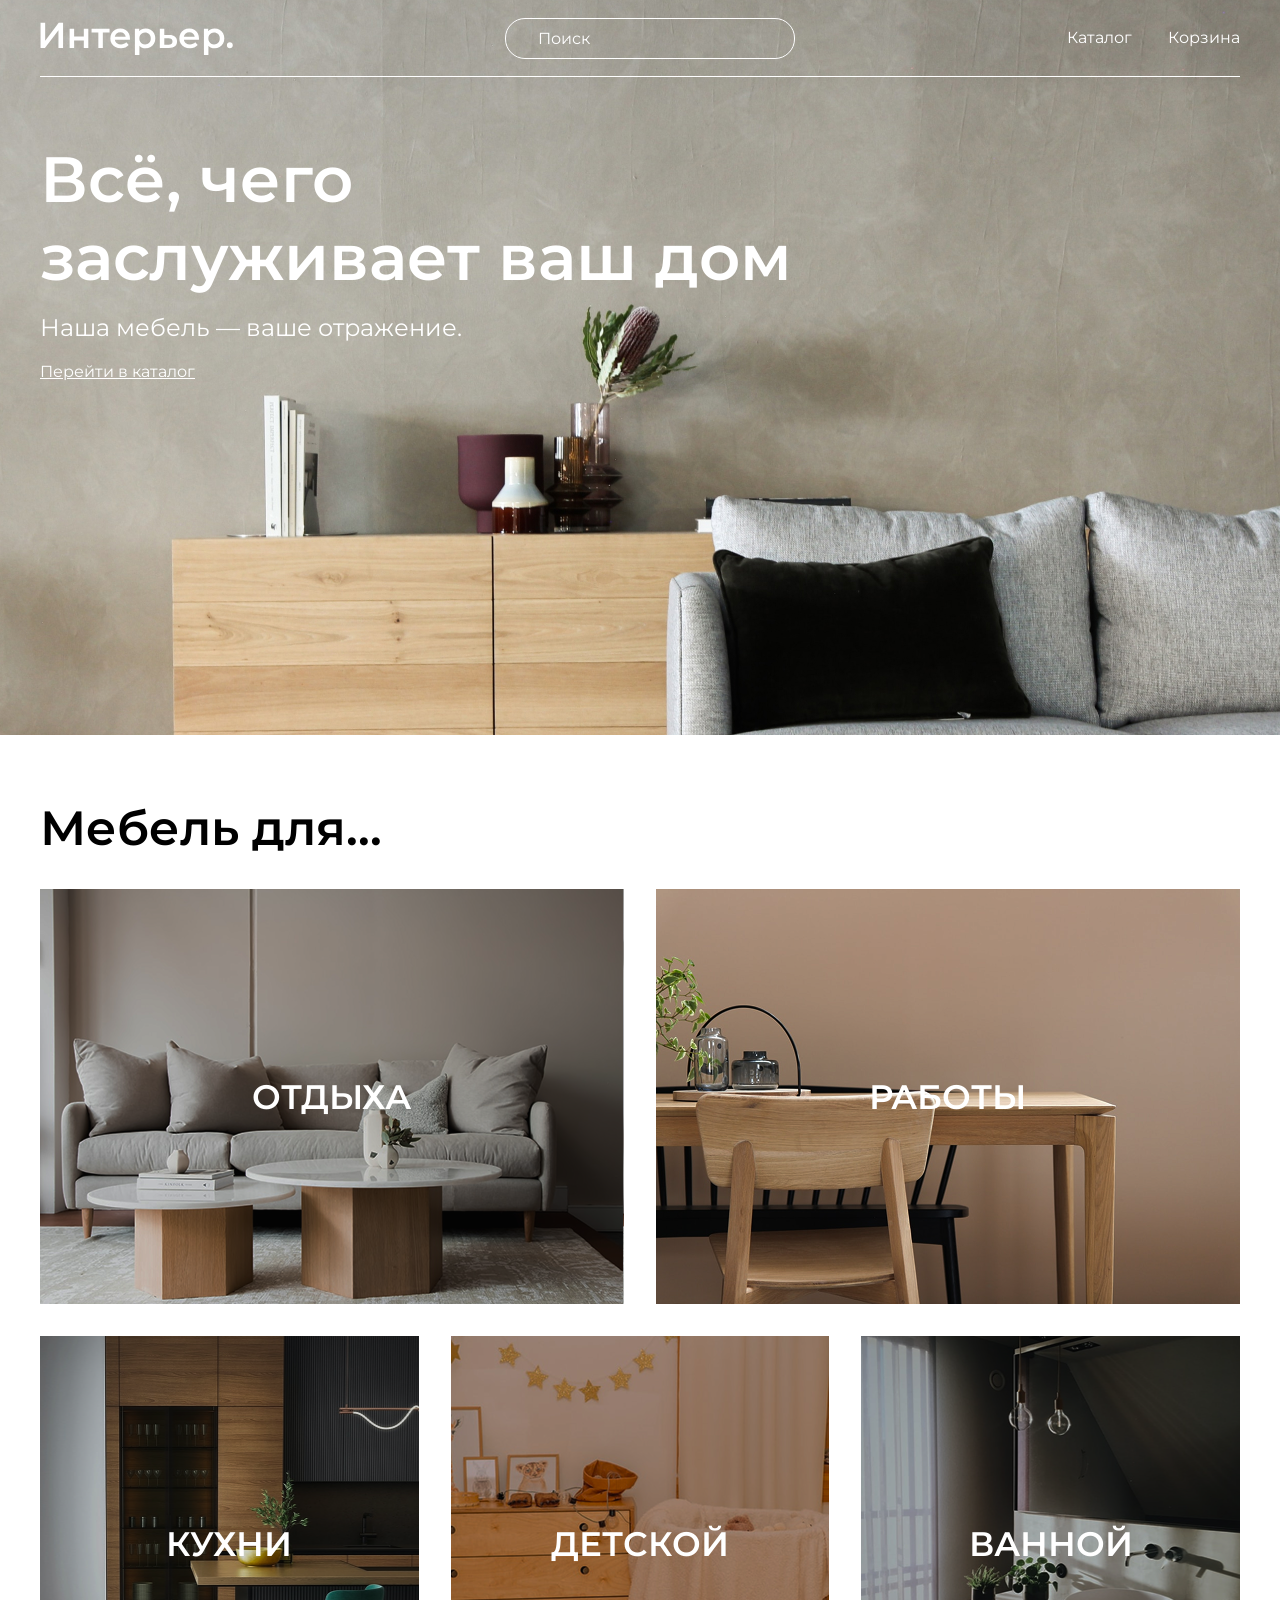
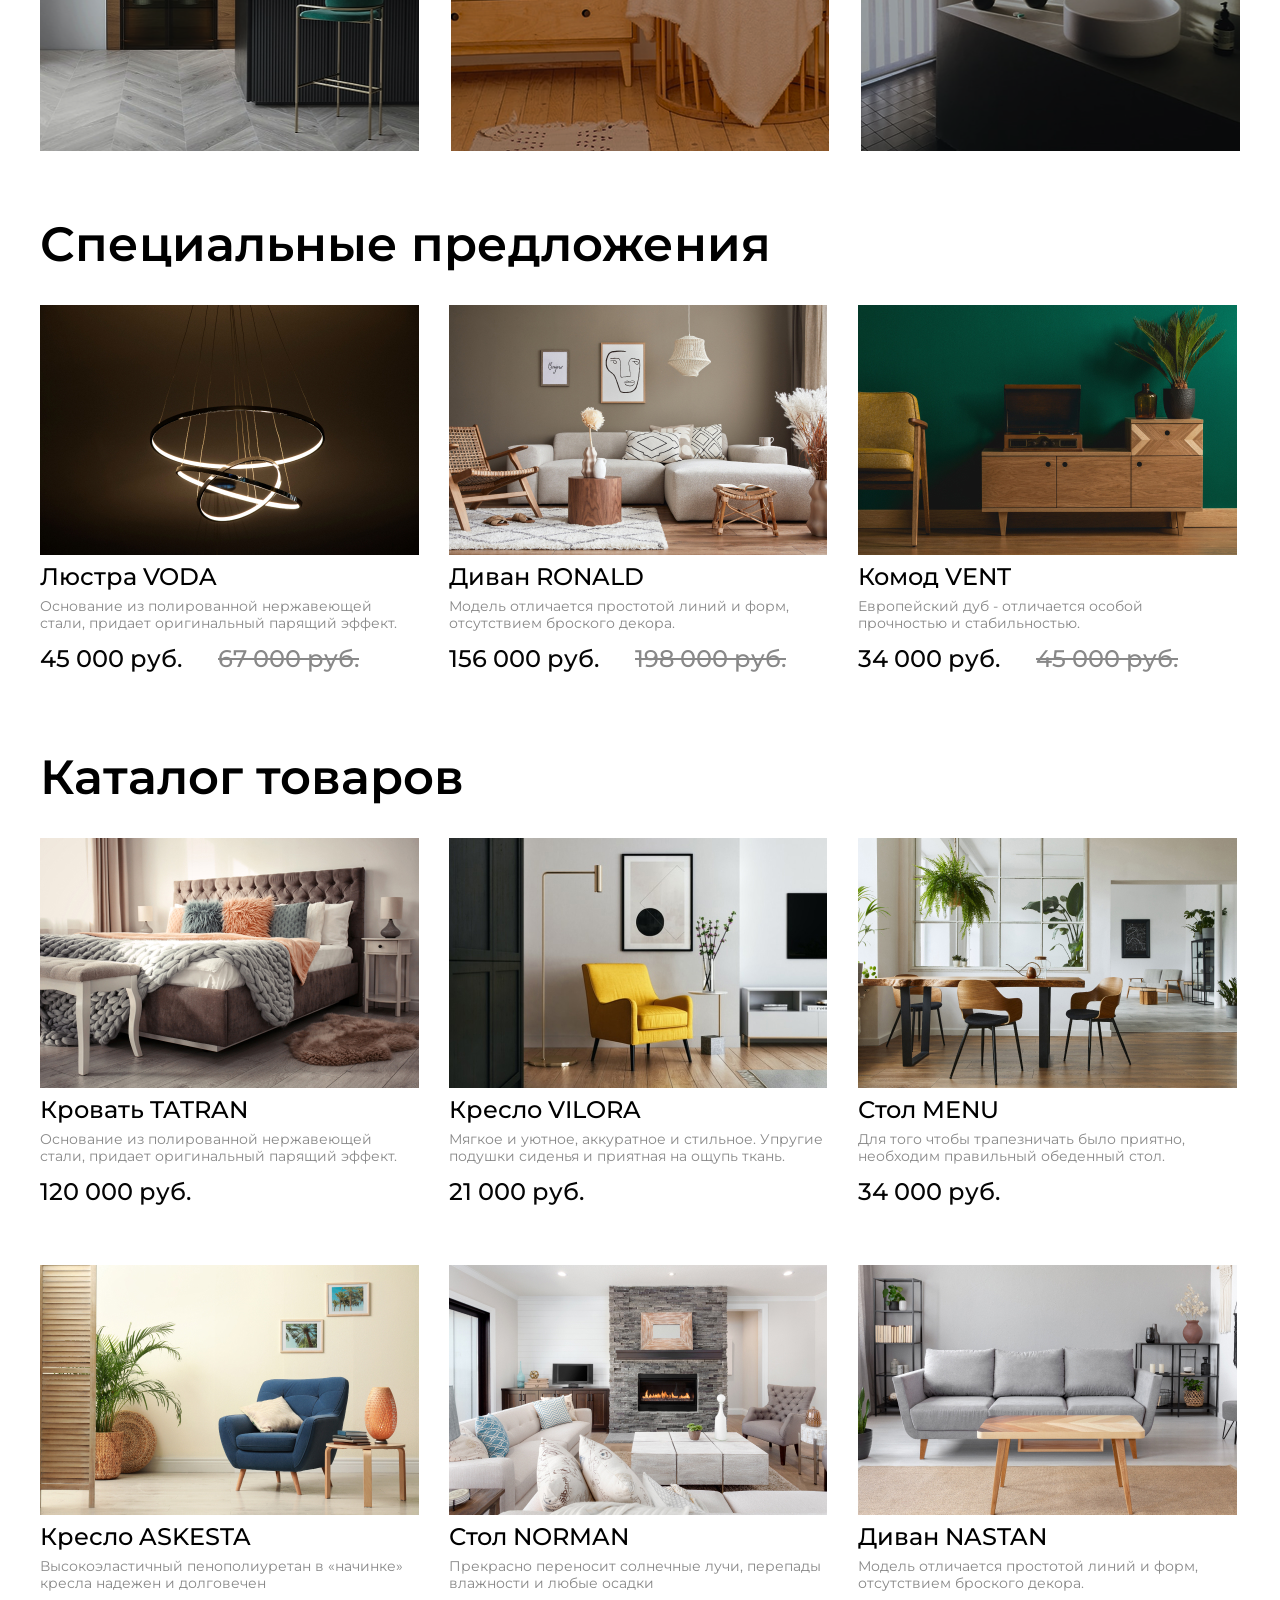
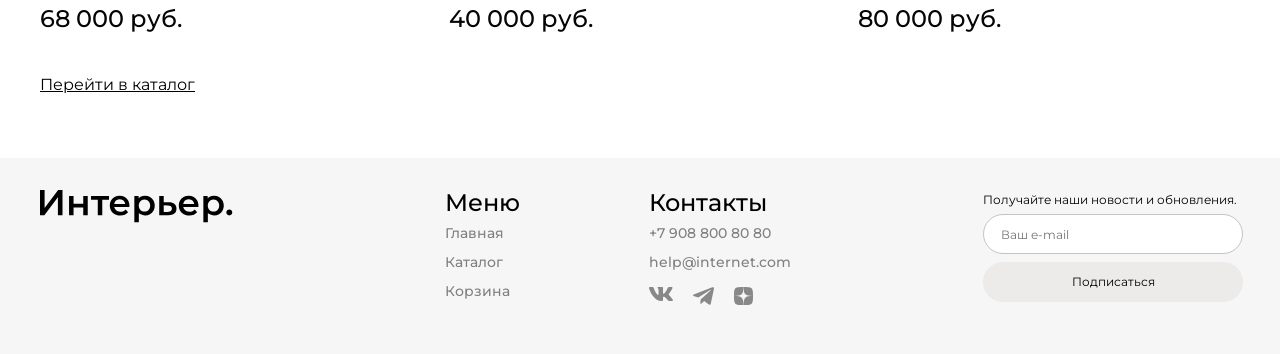
<file: index.html>
<!DOCTYPE html>
<html lang="en">

<head>
    <meta charset="UTF-8">
    <meta name="viewport" content="width=device-width, initial-scale=1.0">
    <link rel="preconnect" href="https://fonts.googleapis.com">
    <link rel="preconnect" href="https://fonts.gstatic.com" crossorigin>
    <link href="https://fonts.googleapis.com/css2?family=Montserrat:ital,wght@0,100..900;1,100..900&display=swap" rel="stylesheet">
    <title>Мой первый сайтик</title>
    <link rel="stylesheet" href="style.css">
</head>

<body>
    <section class="main1 center">
        <header class="header">
            <img class="header__logo" src="img/logo.svg" alt="Логотип">
            <input class="header__search" type="text" placeholder="Поиск">
            <nav class="header__nav">
                <a class="header__link catalog" href="catalog.html">Каталог</a>
                <a class="header__link" href="cart.html">Корзина</a>
            </nav>
            <div class="menu-mob">
                <a href="#"><img src="img/Group 202.svg" alt="search"></a>
                <a href="catalog.html"><img src="img/Group 201.svg" alt="catalog"></a>
                <a href="cart.html"><img src="img/Vector.svg" alt="cart"></a>
            </div>
        </header>
        <div class="top">
            <h1 class="top__title top__title_invisible">Всё, чего заслуживает&nbsp;ваш дом</h1>
            <h1 class="top__title top__title_mobile">Всё, чего заслуживает ваш дом</h1>
            <p class="top__subtitle">Наша мебель — ваше отражение.</p>
            <a class="top__link" href="catalog.html">Перейти в каталог</a>
        </div>
    </section>
    <section class="for center">
        <h2 class="for__title">Мебель для...</h2>
        <div class="for__content">
            <div class="for__item for__item_big otdih">ОТДЫХА</div>
            <div class="for__item for__item_big rabota">РАБОТЫ</div>
            <div class="for__item kyhni">КУХНИ</div>
            <div class="for__item detskoe">ДЕТСКОЙ</div>
            <div class="for__item vanna">ВАННОЙ</div>
        </div>
    </section>
    <section class="product-box center">
        <h2 class="product-box__title">Специальные предложения</h2>
        <div class="product-content">
            <div class="product">
                <img class="product__img" src="img/Rectangle 22.jpg" alt="Люстра VODA">
                <h3 class="product__name">Люстра VODA</h3>
                <p class="product__description">Основание из полированной нержавеющей стали, придает оригинальный парящий эффект.</p>
                <p class="product__box-price">45 000 руб.</p>
                <p class="product__box-price product__box-skidka">67 000 руб.</p>
            </div>
            <div class="product">
                <img class="product__img" src="img/Rectangle 23.jpg" alt="Диван RONALD">
                <h3 class="product__name">Диван RONALD</h3>
                <p class="product__description">Модель отличается простотой линий и форм, отсутствием броского декора.</p>
                <p class="product__box-price">156 000 руб.</p>
                <p class="product__box-price product__box-skidka">198 000 руб.</p>
            </div>
            <div class="product">
                <img class="product__img" src="img/Rectangle 24.jpg" alt="Комод VENT">
                <h3 class="product__name">Комод VENT</h3>
                <p class="product__description">Европейский дуб - отличается особой прочностью и стабильностью.</p>
                <p class="product__box-price">34 000 руб.</p>
                <p class="product__box-price product__box-skidka">45 000 руб.</p>
            </div>
        </div>
    </section>
    <section class="product-box center">
        <h2 class="product-box__title">Каталог товаров</h2>
        <div class="product-content">
            <div class="product">
                <img class="product__img" src="img/Rectangle 22 (2).jpg" alt="Кровать TATRAN">
                <h3 class="product__name">Кровать TATRAN</h3>
                <p class="product__description">Основание из полированной нержавеющей стали, придает оригинальный парящий эффект.</p>
                <p class="product__box-price">120 000 руб.</p>
            </div>
            <div class="product">
                <img class="product__img" src="img/product1.jpg" alt="Кресло VILORA">
                <h3 class="product__name">Кресло VILORA</h3>
                <p class="product__description">Мягкое и уютное, аккуратное и стильное. Упругие подушки сиденья и приятная на ощупь ткань.</p>
                <p class="product__box-price">21 000 руб.</p>
            </div>
            <div class="product">
                <img class="product__img" src="img/Rectangle 24 (3).jpg" alt="Стол MENU">
                <h3 class="product__name">Стол MENU</h3>
                <p class="product__description">Для того чтобы трапезничать было приятно, необходим правильный обеденный стол.</p>
                <p class="product__box-price">34 000 руб.</p>
            </div>
            <div class="product">
                <img class="product__img" src="img/Rectangle 22 (1).jpg" alt="Кресло ASKESTA">
                <h3 class="product__name">Кресло ASKESTA</h3>
                <p class="product__description">Высокоэластичный пенополиуретан в «начинке» кресла надежен и долговечен</p>
                <p class="product__box-price">68 000 руб.</p>
            </div>
            <div class="product">
                <img class="product__img" src="img/Rectangle 23 (1).jpg" alt="Стол NORMAN">
                <h3 class="product__name">Стол NORMAN</h3>
                <p class="product__description">Прекрасно переносит солнечные лучи, перепады влажности и любые осадки</p>
                <p class="product__box-price">40 000 руб.</p>
            </div>
            <div class="product">
                <img class="product__img" src="img/Rectangle 24 (2).jpg" alt="Диван NASTAN">
                <h3 class="product__name">Диван NASTAN</h3>
                <p class="product__description">Модель отличается простотой линий и форм, отсутствием броского декора. </p>
                <p class="product__box-price">80 000 руб.</p>
            </div>
        </div>
    </section>
    <div class="link-box_div center"><a class="link-box" href="catalog.html">Перейти в каталог</a></div>
    <footer class="footer center">
        <img class="footer__logo" src="img/Интерьер..svg" alt="Интерьер.">
        <div class="footer__content">
            <div class="footer__info">
                <div class="footer-item">
                    <h4 class="footer-item__title">Меню</h4>
                    <nav class="footer-item__nav">
                        <ul class="footer-item__ul">
                            <li><a class="footer-item__link" href="index.html">Главная</a></li>
                            <li><a class="footer-item__link" href="catalog.html">Каталог</a></li>
                            <li><a class="footer-item__link" href="cart.html">Корзина</a></li>
                        </ul>   
                    </nav>
                </div>
                <div class="footer-item">
                    <h4 class="footer-item__title">Контакты</h4>
                    <a class="footer-item__link" href="tel:+79088008080">+7 908 800 80 80</a>
                    <a class="footer-item__link" href="mailto:help@internet.com">help@internet.com</a>
                    <nav class="footer-item__icons">
                        <a class="footer-item__link social_media" href="img/vk.svg"><img src="img/vk.svg" alt="VK"></a>
                        <a class="footer-item__link social_media" href="img/telegram.svg"><img src="img/telegram.svg" alt="telegram"></a>
                        <a class="footer-item__link social_media" href="img/dzen.svg"><img src="img/dzen.svg" alt="dzen"></a>
                    </nav>
                </div>
            </div>
        </div>
        <form class="footer-form" action="#">
            <p class="footer-form__title">Получайте наши новости и обновления.</p>
            <input class="footer-form__input" type="email" placeholder="Ваш e-mail">
            <button class="footer-form__button">Подписаться</button>
        </form>
    </footer>
</body>

</html>
</file>
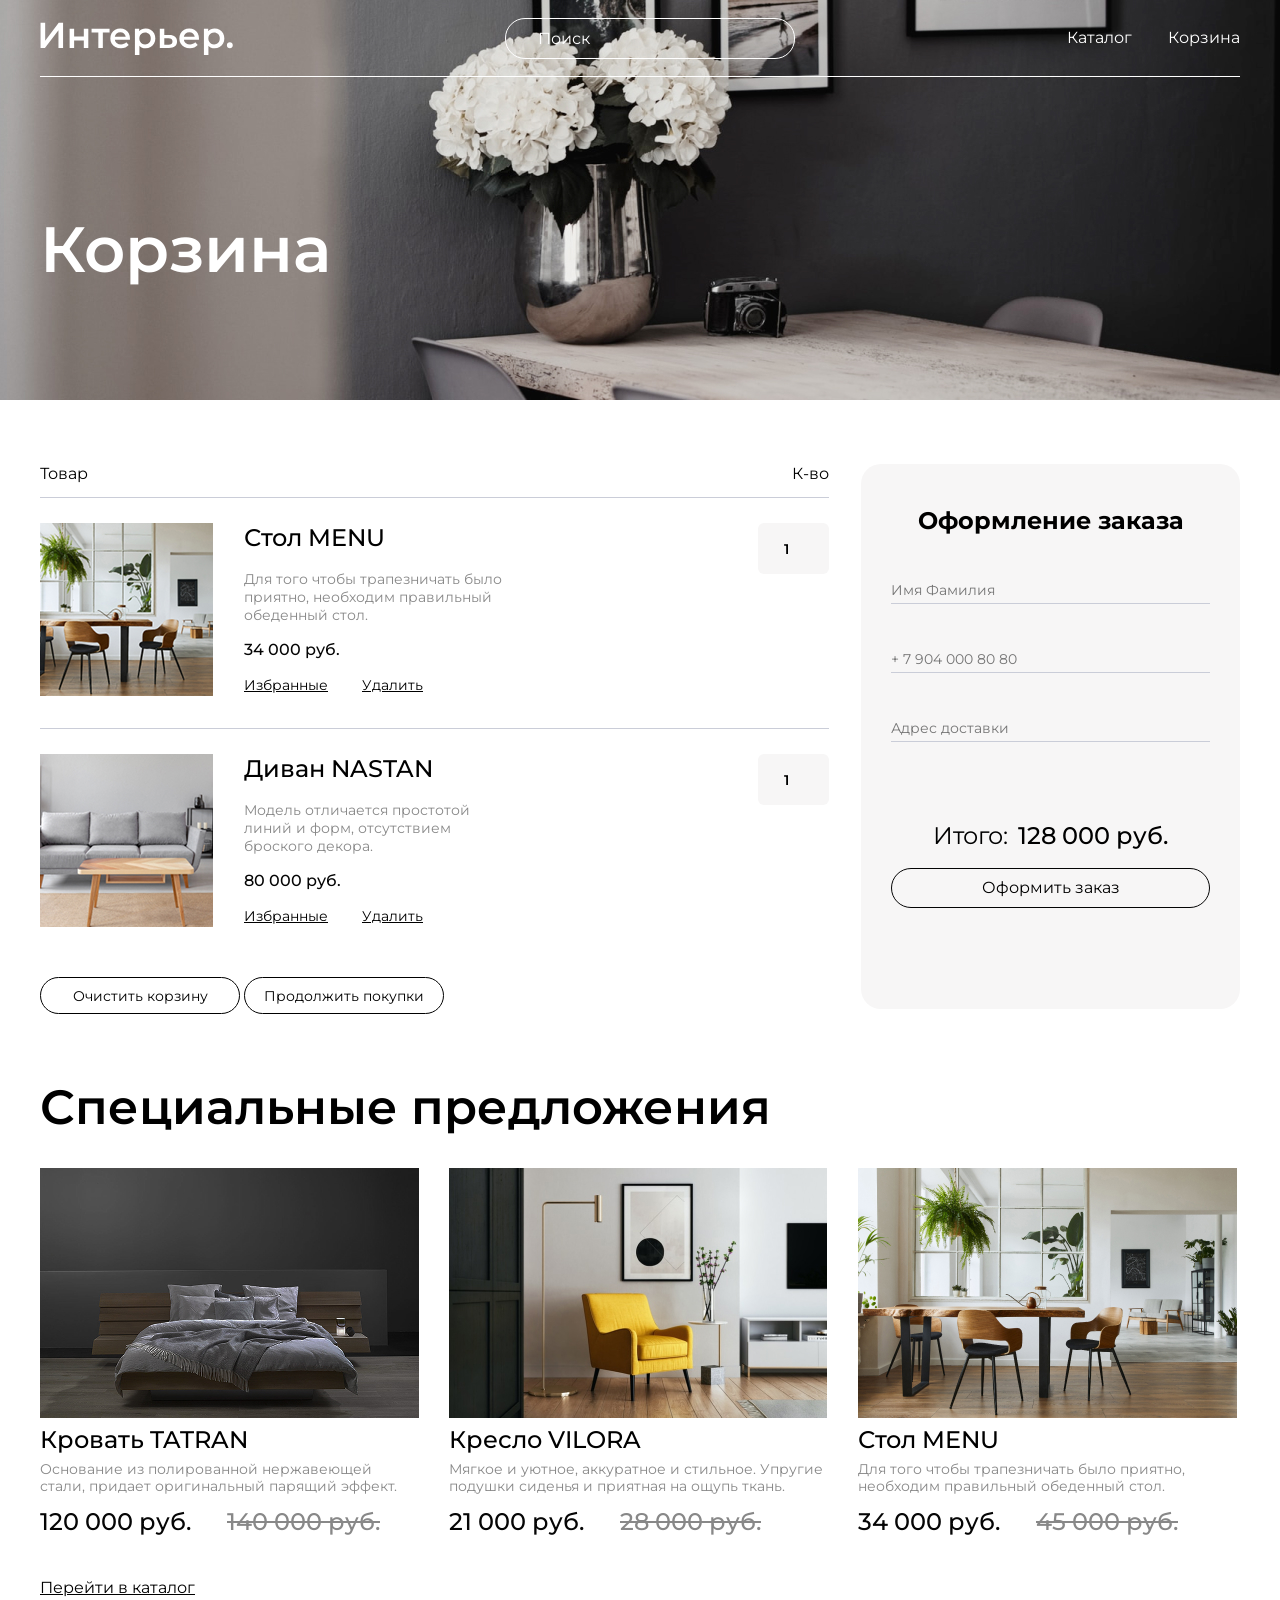
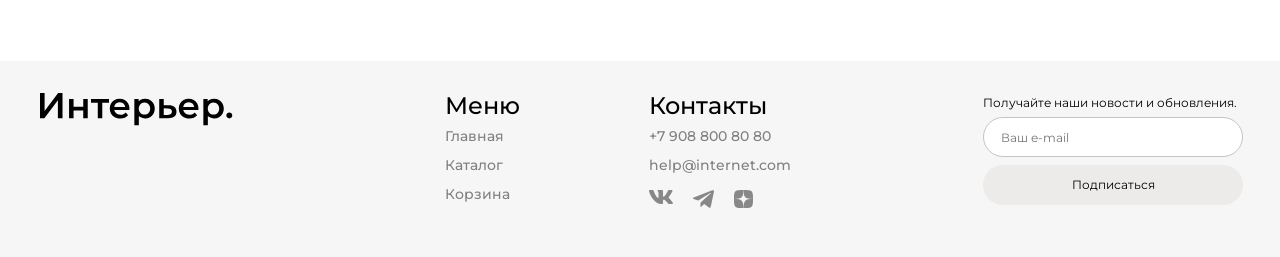
<file: cart.html>
<!DOCTYPE html>
<html lang="en">

<head>
    <meta charset="UTF-8">
    <meta name="viewport" content="width=device-width, initial-scale=1.0">
    <link rel="preconnect" href="https://fonts.googleapis.com">
    <link rel="preconnect" href="https://fonts.gstatic.com" crossorigin>
    <link href="https://fonts.googleapis.com/css2?family=Montserrat:ital,wght@0,100..900;1,100..900&family=Poppins:ital,wght@0,100;0,200;0,300;0,400;0,500;0,600;0,700;0,800;0,900;1,100;1,200;1,300;1,400;1,500;1,600;1,700;1,800;1,900&display=swap" rel="stylesheet">
    <link href="https://fonts.googleapis.com/css2?family=Montserrat:ital,wght@0,100..900;1,100..900&display=swap" rel="stylesheet">
    <title>Мой первый сайтик</title>
    <link rel="stylesheet" href="style.css">
</head>

<body>
    <section class="top-cart center">
        <header class="header">
            <img class="header__logo" src="img/logo.svg" alt="Логотип">
            <input class="header__search" type="text" placeholder="Поиск">
            <nav class="header__nav">
                <a class="header__link catalog" href="catalog.html">Каталог</a>
                <a class="header__link" href="cart.html">Корзина</a>
            </nav>
            <div class="menu-mob">
                <a href="#"><img src="img/Group 202.svg" alt="search"></a>
                <a href="catalog.html"><img src="img/Group 201.svg" alt="catalog"></a>
                <a href="cart.html"><img src="img/Vector.svg" alt="cart"></a>
            </div>  
        </header>
        <h1 class="top-cart__title">Корзина</h1>
    </section>
    <section class="cart center">
        <div class="cart__box">
            <div class="cart__product">
                <div class="cart__name_box">
                    <p>Товар</p>
                    <p>К-во</p>
                </div>
                <div class="cart__item">
                    <div class="cart__left">
                        <img class="cart__left_img" src="img/menu.jpg" alt="Стол MENU">
                        <div class="cart__info">
                            <h3 class="cart__info_title">Стол MENU</h3>
                            <p class="cart__info_subtitle">Для того чтобы трапезничать было приятно, необходим правильный обеденный стол.</p>
                            <p class="cart__info_price">34 000 руб.</p>
                            <div class="cart__info_button">
                                <a class="cart__info_link" href="#">Избранные</a>
                                <a class="cart__info_link" href="#">Удалить</a>
                            </div>
                        </div>
                    </div>
                    <input class="cart__number" type="number" value="1" min="1">
                </div>
                <div class="cart__item">
                    <div class="cart__left">
                        <img class="cart__left_img" src="img/nastan.jpg" alt="Стол MENU">
                        <div class="cart__info">
                            <h3 class="cart__info_title">Диван NASTAN</h3>
                            <p class="cart__info_subtitle">Модель отличается простотой линий и форм, отсутствием броского декора.</p>
                            <p class="cart__info_price">80 000 руб.</p>
                            <div class="cart__info_button">
                                <a class="cart__info_link" href="#">Избранные</a>
                                <a class="cart__info_link" href="#">Удалить</a>
                            </div>
                        </div>
                    </div>
                    <input class="cart__number" type="number" value="1" min="1">
                </div>
            </div>
            <section class="cart__buttons"> 
                <button class="cart__button">Очистить корзину</button>
                <button class="cart__button"><a class="cart__button_link" href="catalog.html">Продолжить покупки</a></button>
            </section>
        </div>
        <div class="cart__form">
            <div class="cart__form_inputs">
                <h3 class="cart__form_title">Оформление заказа</h3>
                <input class="cart__form_input" type="text" placeholder="Имя Фамилия">
                <input class="cart__form_input" type="tel" placeholder="+ 7 904 000 80 80">
                <input class="cart__form_input" type="text" placeholder="Адрес доставки">
            </div>
            <div class="cart__form_order">
                <div class="cart__form_p">
                    <p class="cart__form_subtitle">Итого:</p>
                    <p class="cart__form_subtitle cart__form_subtitle_big">128 000 руб.</p>
                </div>
                <button class="cart__form_button">Оформить заказ</button>
            </div>
        </div>
    </section>
    <section class="product-box center">
        <h2 class="product-box__title">Специальные предложения</h2>
        <div class="product-content">
            <div class="product">
                <img class="product__img" src="img/tatran.jpg" alt="Кровать TATRAN">
                <h3 class="product__name">Кровать TATRAN</h3>
                <p class="product__description">Основание из полированной нержавеющей стали, придает оригинальный парящий эффект.</p>
                <p class="product__box-price">120 000 руб.</p>
                <p class="product__box-price product__box-skidka">140 000 руб.</p>
            </div>
            <div class="product">
                <img class="product__img" src="img/product1.jpg" alt="Кресло VILORA">
                <h3 class="product__name">Кресло VILORA</h3>
                <p class="product__description">Мягкое и уютное, аккуратное и стильное. Упругие подушки сиденья и приятная на ощупь ткань.</p>
                <p class="product__box-price">21 000 руб.</p>
                <p class="product__box-price product__box-skidka">28 000 руб.</p>
            </div>
            <div class="product">
                <img class="product__img" src="img/Rectangle 24 (3).jpg" alt="Стол MENU">
                <h3 class="product__name">Стол MENU</h3>
                <p class="product__description">Для того чтобы трапезничать было приятно, необходим правильный обеденный стол.</p>
                <p class="product__box-price">34 000 руб.</p>
                <p class="product__box-price product__box-skidka">45 000 руб.</p>
            </div>
        </div>
    </section>
    <div class="link-box_div center"><a class="link-box" href="catalog.html">Перейти в каталог</a></div>
    <footer class="footer center">
        <img class="footer__logo" src="img/Интерьер..svg" alt="Интерьер.">
        <div class="footer__content">
            <div class="footer__info">
                <div class="footer-item">
                    <h4 class="footer-item__title">Меню</h4>
                    <nav class="footer-item__nav">
                        <ul class="footer-item__ul">
                            <li><a class="footer-item__link" href="index.html">Главная</a></li>
                            <li><a class="footer-item__link" href="catalog.html">Каталог</a></li>
                            <li><a class="footer-item__link" href="cart.html">Корзина</a></li>
                        </ul>   
                    </nav>
                </div>
                <div class="footer-item">
                    <h4 class="footer-item__title">Контакты</h4>
                    <a class="footer-item__link" href="tel:+79088008080">+7 908 800 80 80</a>
                    <a class="footer-item__link" href="mailto:help@internet.com">help@internet.com</a>
                    <nav class="footer-item__icons">
                        <a class="footer-item__link" href="img/vk.svg"><img src="img/vk.svg" alt="VK"></a>
                        <a class="footer-item__link" href="img/telegram.svg"><img src="img/telegram.svg" alt="telegram"></a>
                        <a class="footer-item__link" href="img/dzen.svg"><img src="img/dzen.svg" alt="dzen"></a>
                    </nav>
                </div>
            </div>
        </div>
        <form class="footer-form" action="#">
            <p class="footer-form__title">Получайте наши новости и обновления.</p>
            <input class="footer-form__input" type="email" placeholder="Ваш e-mail">
            <button class="footer-form__button">Подписаться</button>
        </form>
    </footer>
</body>

</html>
</file>
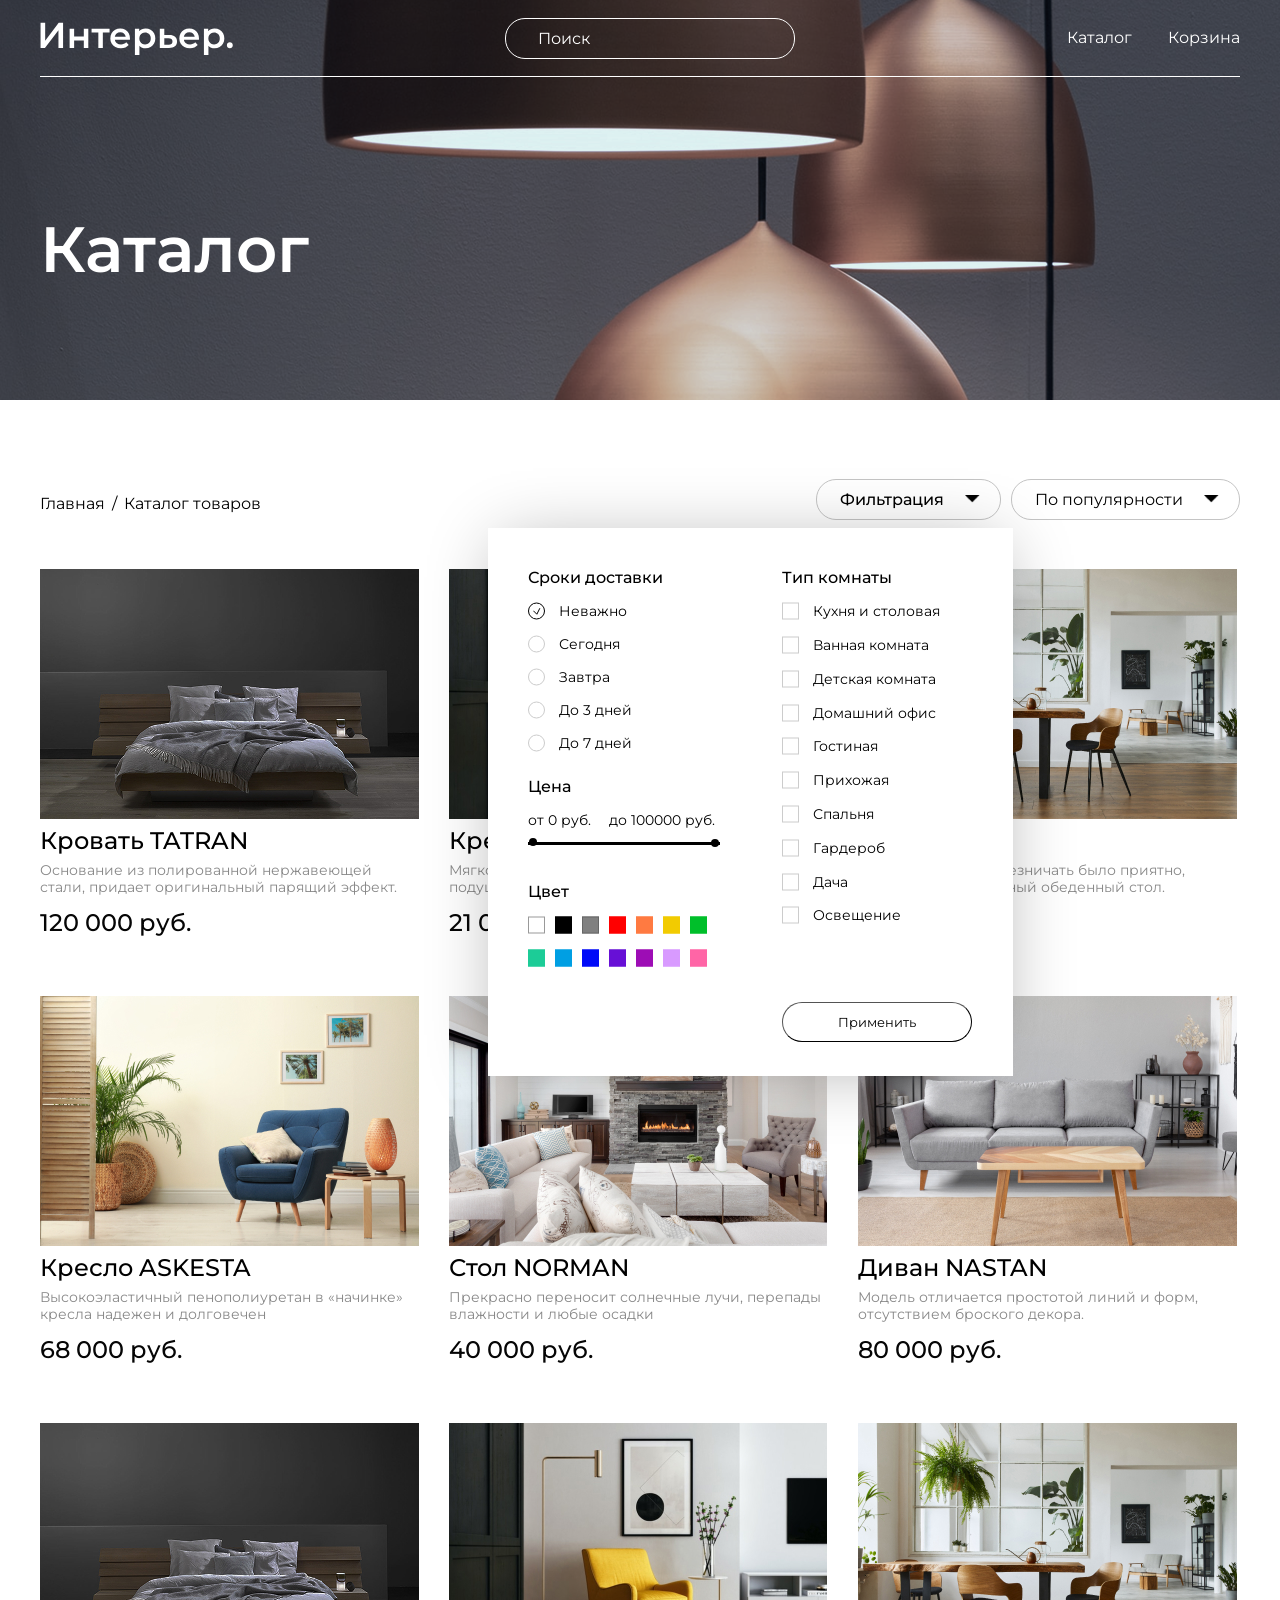
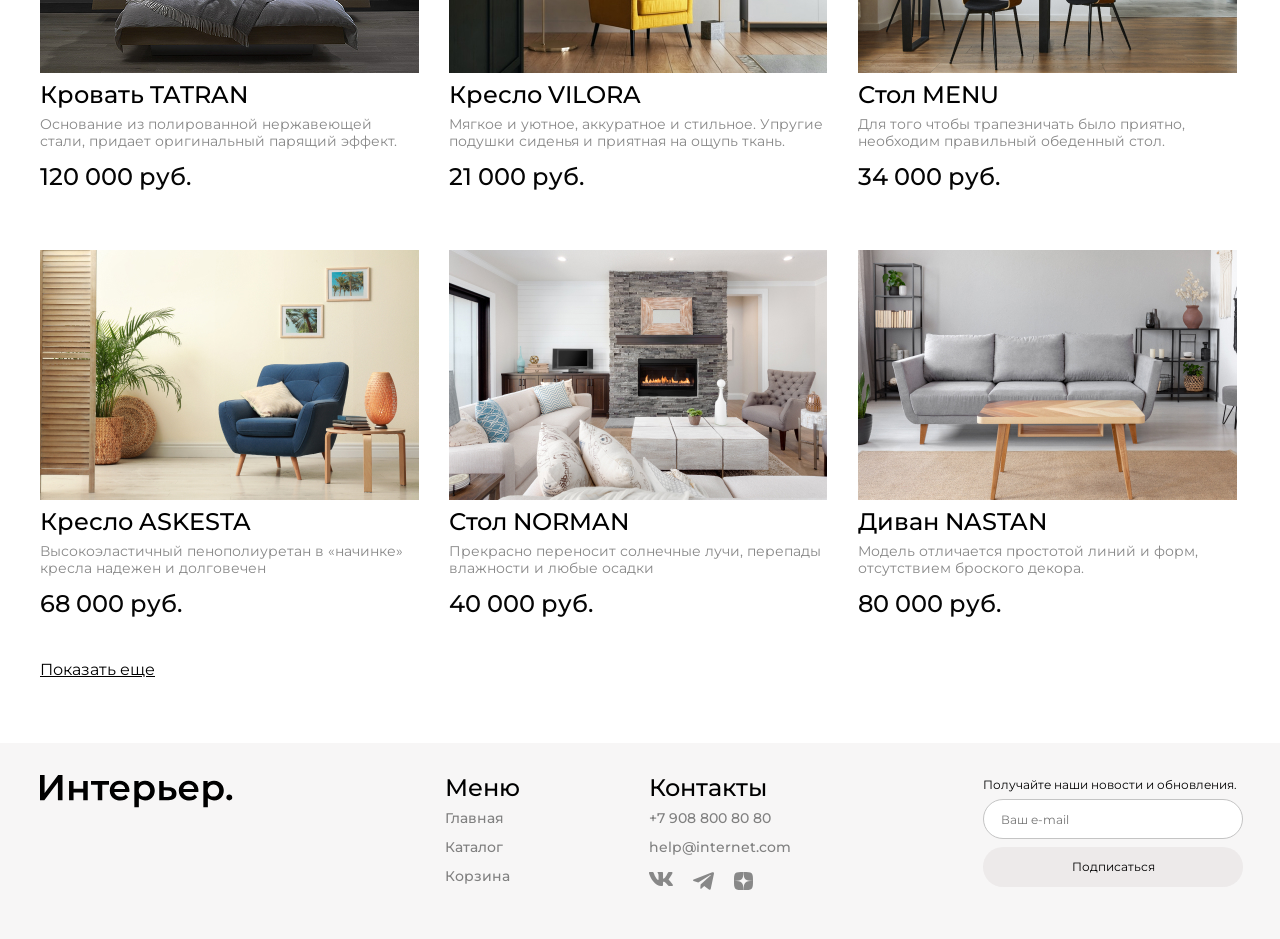
<file: catalog.html>
<!DOCTYPE html>
<html lang="en">

<head>
    <meta charset="UTF-8">
    <meta name="viewport" content="width=device-width, initial-scale=1.0">
    <meta name="viewport" content="width=device-width, initial-scale=1.0">
    <link rel="preconnect" href="https://fonts.googleapis.com">
    <link rel="preconnect" href="https://fonts.gstatic.com" crossorigin>
    <link href="https://fonts.googleapis.com/css2?family=Montserrat:ital,wght@0,100..900;1,100..900&display=swap" rel="stylesheet">
    <title>Мой первый сайтик</title>
    <link rel="stylesheet" href="style.css">
</head>

<body>
    <section class="main2 center">
        <header class="header">
            <img class="header__logo" src="img/logo.svg" alt="Логотип">
            <input class="header__search" type="text" placeholder="Поиск">
            <nav class="header__nav">
                <a class="header__link catalog" href="catalog.html">Каталог</a>
                <a class="header__link" href="cart.html">Корзина</a>
            </nav>
            <div class="menu-mob">
                <a href="#"><img src="img/Group 202.svg" alt="search"></a>
                <a href="catalog.html"><img src="img/Group 201.svg" alt="catalog"></a>
                <a href="cart.html"><img src="img/Vector.svg" alt="cart"></a>
            </div>
        </header>
        <div class="top-cart__title">
            <h1 class="top__title">Каталог</h1>
        </div>
    </section>
    <section class="navigation center">
        <div class="navigation__form">
            <a href="index.html" class="navigation__link">Главная</a>
            <div class="navigation__link">/</div>
            <a href="catalog.html" class="navigation__link">Каталог товаров</a>
        </div>
        <div class="filters">
            <select class="filters_link">
                <option value="filter">Фильтрация</option>
            </select>
            <select class="filters_link filters_link_po">
                <option value="popular">По популярности</option>
                <option value="new">Сначала новые</option>
                <option value="old">Сначала старые</option>
            </select>
            <div class="filter-form">
                <form class="filter-form__form" action="submit">
                    <div class="left">
                        <div class="delivery">
                            <h4 class="filter-form__title">Сроки доставки</h4>
                            <fieldset class="delivery__fieldset">
                                <legend class="visually-hidden">Сроки доставки</legend>
                                <div class="delivery__option">
                                    <input class="delivery__input" type="radio" id="delivery_any" name="delivery_time" value="any" checked>
                                    <label class="form_label" for="delivery_any">Неважно</label>
                                </div>
                                <div class="delivery__option">
                                    <input class="delivery__input" type="radio" id="delivery_today" name="delivery_time" value="today">
                                    <label class="form_label" for="delivery_today">Сегодня</label>
                                </div>
                                <div class="delivery__option">
                                    <input class="delivery__input" type="radio" id="delivery_tomorrow" name="delivery_time" value="tomorrow">
                                    <label class="form_label" for="delivery_tomorrow">Завтра</label>
                                </div>
                                <div class="delivery__option">
                                    <input class="delivery__input" type="radio" id="delivery_3days" name="delivery_time" value="up_to_3_days">
                                    <label class="form_label" for="delivery_3days">До 3 дней</label>
                                </div>
                                <div class="delivery__option">
                                    <input class="delivery__input" type="radio" id="delivery_7days" name="delivery_time" value="up_to_7_days">
                                    <label class="form_label" for="delivery_7days">До 7 дней</label>
                                </div>
                            </fieldset>
                        </div>
                        <div class="price">
                            <h4 class="filter-form__title">Цена</h4>
                            <fieldset class="price__fieldset">
                                <legend class="visually-hidden">Цена</legend>
                                <div class="price__option">
                                    <div class="price-labels">
                                        <span class="price__subtitle price__subtitle_left">от 0 руб.</span>
                                        <span class="price__subtitle">до 100000 руб.</span>
                                    </div>
                                    <input class="input__price" type="range" name="price_min" id="price_min" min="0" max="100000" value="0">
                                    <input class="input__price input__price_max" type="range" name="price_max" id="price_max" min="0" max="100000" value="100000">
                                </div>
                            </fieldset>
                        </div>
                        
                        <div class="color">
                            <h4 class="filter-form__title">Цвет</h4>
                            <fieldset class="color__fieldset">
                                <legend class="visually-hidden">Цвет</legend>
                                <div class="color__option">
                                    <input class="squart" type="checkbox" id="color_white" name="color" value="white">
                                    <label class="label_invisible" for="color_white">Белый</label>
                                </div>
                                <div class="color__option">
                                    <input class="squart" type="checkbox" id="color_black" name="color" value="black">
                                    <label class="label_invisible" for="color_black">Черный</label>
                                </div>
                                <div class="color__option">
                                    <input class="squart" type="checkbox" id="color_gray" name="color" value="gray">
                                    <label class="label_invisible" for="color_gray">Серый</label>
                                </div>
                                <div class="color__option">
                                    <input class="squart" type="checkbox" id="color_red" name="color" value="red">
                                    <label class="label_invisible" for="color_red">Красный</label>
                                </div>
                                <div class="color__option">
                                    <input class="squart" type="checkbox" id="color_orange" name="color" value="orange">
                                    <label class="label_invisible" for="color_orange">Оранжевый</label>
                                </div>
                                <div class="color__option">
                                    <input class="squart" type="checkbox" id="color_yellow" name="color" value="yellow">
                                    <label class="label_invisible" for="color_yellow">Желтый</label>
                                </div>
                                <div class="color__option">
                                    <input class="squart" type="checkbox" id="color_lightgreen" name="color" value="lightgreen">
                                    <label class="label_invisible" for="color_lightgreen">Светло-зеленый</label>
                                </div>
                                <div class="color__option">
                                    <input class="squart" type="checkbox" id="color_green" name="color" value="green">
                                    <label class="label_invisible" for="color_green">Зеленый</label>
                                </div>
                                <div class="color__option">
                                    <input class="squart" type="checkbox" id="color_blue1" name="color" value="blue">
                                    <label class="label_invisible" for="color_blue1">Голубой</label>
                                </div>
                                <div class="color__option">
                                    <input class="squart" type="checkbox" id="color_blue2" name="color" value="blue2">
                                    <label class="label_invisible" for="color_blue2">Синий</label>
                                </div>
                                <div class="color__option">
                                    <input class="squart" type="checkbox" id="color_bluepurple" name="color" value="bluepurple">
                                    <label class="label_invisible" for="color_bluepurple">Сине-фиолетовый</label>
                                </div>
                                <div class="color__option">
                                    <input class="squart" type="checkbox" id="color_purple" name="color" value="purple">
                                    <label class="label_invisible" for="color_purple">Фиолетовый</label>
                                </div>
                                <div class="color__option">
                                    <input class="squart" type="checkbox" id="color_lightpurple" name="color" value="lightpurple">
                                    <label class="label_invisible" for="color_lightpurple">Светло-фиолетовый</label>
                                </div>
                                <div class="color__option">
                                    <input class="squart" type="checkbox" id="color_pink" name="color" value="pink">
                                    <label class="label_invisible" for="color_pink">Розовый</label>
                                </div>
                            </fieldset>
                        </div>
                    </div>
                    <div class="right">
                        <div class="type">
                            <h4 class="filter-form__title">Тип комнаты</h4>
                            <fieldset class="type__fieldset">
                                <legend class="visually-hidden">Тип комнаты</legend>
                                <div class="type__option">
                                    <input class="squart" type="checkbox" id="type_kitchen" name="room_type" value="kitchen">
                                    <label class="form_label" for="type_kitchen">Кухня и столовая</label>
                                </div>
                                <div class="type__option">
                                    <input class="squart" type="checkbox" id="type_bathroom" name="room_type" value="bathroom">
                                    <label class="form_label" for="type_bathroom">Ванная комната</label>
                                </div>
                                <div class="type__option">
                                    <input class="squart" type="checkbox" id="type_child" name="room_type" value="child">
                                    <label class="form_label" for="type_child">Детская комната</label>
                                </div>
                                <div class="type__option">
                                    <input class="squart" type="checkbox" id="type_office" name="room_type" value="office">
                                    <label class="form_label" for="type_office">Домашний офис</label>
                                </div>
                                <div class="type__option">
                                    <input class="squart" type="checkbox" id="type_living" name="room_type" value="living">
                                    <label class="form_label" for="type_living">Гостиная</label>
                                </div>
                                <div class="type__option">
                                    <input class="squart" type="checkbox" id="type_hallway" name="room_type" value="hallway">
                                    <label class="form_label" for="type_hallway">Прихожая</label>
                                </div>
                                <div class="type__option">
                                    <input class="squart" type="checkbox" id="type_bedroom" name="room_type" value="bedroom">
                                    <label class="form_label" for="type_bedroom">Спальня</label>
                                </div>
                                <div class="type__option">
                                    <input class="squart" type="checkbox" id="type_wardrobe" name="room_type" value="wardrobe">
                                    <label class="form_label" for="type_wardrobe">Гардероб</label>
                                </div>
                                <div class="type__option">
                                    <input class="squart" type="checkbox" id="type_country" name="room_type" value="country">
                                    <label class="form_label" for="type_country">Дача</label>
                                </div>
                                <div class="type__option">
                                    <input class="squart" type="checkbox" id="type_lighting" name="room_type" value="lighting">
                                    <label class="form_label" for="type_lighting">Освещение</label>
                                </div>
                            </fieldset>
                        </div>
                        <button class="right__button" type="submit">Применить</button>
                    </div>
                </form>
            </div>
        </div>
    </section>
    <section class="product-box product-box_catalog center">
        <div class="product-content product-content2">
            <div class="product">
                <img class="product__img" src="img/tatran.jpg" alt="Кровать TATRAN">
                <h3 class="product__name">Кровать TATRAN</h3>
                <p class="product__description">Основание из полированной нержавеющей стали, придает оригинальный парящий эффект.</p>
                <p class="product__box-price">120 000 руб.</p>
            </div>
            <div class="product">
                <img class="product__img" src="img/product1.jpg" alt="Кресло VILORA">
                <h3 class="product__name">Кресло VILORA</h3>
                <p class="product__description">Мягкое и уютное, аккуратное и стильное. Упругие подушки сиденья и приятная на ощупь ткань.</p>
                <p class="product__box-price">21 000 руб.</p>
            </div>
            <div class="product">
                <img class="product__img" src="img/Rectangle 24 (3).jpg" alt="Стол MENU">
                <h3 class="product__name">Стол MENU</h3>
                <p class="product__description">Для того чтобы трапезничать было приятно, необходим правильный обеденный стол.</p>
                <p class="product__box-price">34 000 руб.</p>
            </div>
            <div class="product">
                <img class="product__img" src="img/Rectangle 22 (1).jpg" alt="Кресло ASKESTA">
                <h3 class="product__name">Кресло ASKESTA</h3>
                <p class="product__description">Высокоэластичный пенополиуретан в «начинке» кресла надежен и долговечен</p>
                <p class="product__box-price">68 000 руб.</p>
            </div>
            <div class="product">
                <img class="product__img" src="img/Rectangle 23 (1).jpg" alt="Стол NORMAN">
                <h3 class="product__name">Стол NORMAN</h3>
                <p class="product__description">Прекрасно переносит солнечные лучи, перепады влажности и любые осадки</p>
                <p class="product__box-price">40 000 руб.</p>
            </div>
            <div class="product">
                <img class="product__img" src="img/Rectangle 24 (2).jpg" alt="Диван NASTAN">
                <h3 class="product__name">Диван NASTAN</h3>
                <p class="product__description">Модель отличается простотой линий и форм, отсутствием броского декора. </p>
                <p class="product__box-price">80 000 руб.</p>
            </div>
            <div class="product">
                <img class="product__img" src="img/tatran.jpg" alt="Кровать TATRAN">
                <h3 class="product__name">Кровать TATRAN</h3>
                <p class="product__description">Основание из полированной нержавеющей стали, придает оригинальный парящий эффект.</p>
                <p class="product__box-price">120 000 руб.</p>
            </div>
            <div class="product">
                <img class="product__img" src="img/product1.jpg" alt="Кресло VILORA">
                <h3 class="product__name">Кресло VILORA</h3>
                <p class="product__description">Мягкое и уютное, аккуратное и стильное. Упругие подушки сиденья и приятная на ощупь ткань.</p>
                <p class="product__box-price">21 000 руб.</p>
            </div>
            <div class="product">
                <img class="product__img" src="img/Rectangle 24 (3).jpg" alt="Стол MENU">
                <h3 class="product__name">Стол MENU</h3>
                <p class="product__description">Для того чтобы трапезничать было приятно, необходим правильный обеденный стол.</p>
                <p class="product__box-price">34 000 руб.</p>
            </div>
            <div class="product">
                <img class="product__img" src="img/Rectangle 22 (1).jpg" alt="Кресло ASKESTA">
                <h3 class="product__name">Кресло ASKESTA</h3>
                <p class="product__description">Высокоэластичный пенополиуретан в «начинке» кресла надежен и долговечен</p>
                <p class="product__box-price">68 000 руб.</p>
            </div>
            <div class="product">
                <img class="product__img" src="img/Rectangle 23 (1).jpg" alt="Стол NORMAN">
                <h3 class="product__name">Стол NORMAN</h3>
                <p class="product__description">Прекрасно переносит солнечные лучи, перепады влажности и любые осадки</p>
                <p class="product__box-price">40 000 руб.</p>
            </div>
            <div class="product">
                <img class="product__img" src="img/Rectangle 24 (2).jpg" alt="Диван NASTAN">
                <h3 class="product__name">Диван NASTAN</h3>
                <p class="product__description">Модель отличается простотой линий и форм, отсутствием броского декора. </p>
                <p class="product__box-price">80 000 руб.</p>
            </div>
        </div>
    </section>
    <div class="link-box_div center"><a class="link-box" href="#">Показать еще</a></div>
    <footer class="footer center">
        <img class="footer__logo" src="img/Интерьер..svg" alt="Интерьер.">
        <div class="footer__content">
            <div class="footer__info">
                <div class="footer-item">
                    <h4 class="footer-item__title">Меню</h4>
                    <nav class="footer-item__nav">
                        <ul class="footer-item__ul">
                            <li><a class="footer-item__link" href="index.html">Главная</a></li>
                            <li><a class="footer-item__link" href="catalog.html">Каталог</a></li>
                            <li><a class="footer-item__link" href="cart.html">Корзина</a></li>
                        </ul>   
                    </nav>
                </div>
                <div class="footer-item">
                    <h4 class="footer-item__title">Контакты</h4>
                    <a class="footer-item__link" href="tel:+79088008080">+7 908 800 80 80</a>
                    <a class="footer-item__link" href="mailto:help@internet.com">help@internet.com</a>
                    <nav class="footer-item__icons">
                        <a class="footer-item__link" href="img/vk.svg"><img src="img/vk.svg" alt="VK"></a>
                        <a class="footer-item__link" href="img/telegram.svg"><img src="img/telegram.svg" alt="telegram"></a>
                        <a class="footer-item__link" href="img/dzen.svg"><img src="img/dzen.svg" alt="dzen"></a>
                    </nav>
                </div>
            </div>
        </div>
        <form class="footer-form" action="#">
            <p class="footer-form__title">Получайте наши новости и обновления.</p>
            <input class="footer-form__input" type="email" placeholder="Ваш e-mail">
            <button class="footer-form__button">Подписаться</button>
        </form>
    </footer>
</body>

</html>
</file>
<file: style.css>
* {
  margin: 0;
  padding: 0;
}

body {
  font-family: "Montserrat", "Arial";
}

button,
input {
  font-family: "Montserrat", "Arial";
}

a {
  text-decoration: none;
  font-family: "Montserrat";
  transition: 2s;
}

a:hover {
  text-decoration: underline;
  transform: scale(1.2);
}

.center {
  padding-left: calc(50% - 600px);
  padding-right: calc(50% - 600px);
}

.top-cart {
  height: 735px;
}

.header {
  height: 76px;
  border-bottom: 1px solid #FFFFFF;
  display: flex;
  flex-wrap: nowrap;
  justify-content: space-between;
  align-items: center;
}

.header__search {
  border-radius: 20px;
  border: 1px solid white;
  background-color: transparent;
  font-size: 16px;
  padding: 10px 32px;
  width: 224px;
  color: white;
  outline: none;
}

.header__search::-moz-placeholder {
  color: white;
}

.header__search::placeholder {
  color: white;
}

.catalog {
  margin-right: 32px;
}

.header__link {
  font-size: 16px;
  line-height: 20px;
  color: white;
}

.main1 {
  background-image: url(./img/header_bgi.jpg);
  background-repeat: no-repeat;
  background-size: cover;
  color: white;
  height: 735px;
}

.main2 {
  background-image: url(img/Rectangle\ 29.png);
  background-repeat: no-repeat;
  background-size: cover;
  color: white;
  height: 400px;
}

.menu-mob {
  display: none;
  height: 0px;
}

.top {
  padding-top: 63px;
}

.top__title {
  font-weight: 600;
  font-size: 64px;
  margin-bottom: 16px;
  max-width: 792px;
}

.top__title_mobile {
  display: none;
}

.top__subtitle {
  font-size: 24px;
  line-height: 32px;
  margin-bottom: 16px;
}

.top__link {
  font-size: 16px;
  line-height: 24px;
  text-decoration-line: underline;
  color: white;
}

.for {
  margin-top: 64px;
}

.for__title {
  font-size: 48px;
  font-weight: 600;
  margin-bottom: 32px;
}

.for__content {
  display: grid;
  gap: 32px;
  grid-template-columns: repeat(12, 1fr);
}

.for__item {
  font-size: 34px;
  font-weight: 600;
  color: white;
  height: 415px;
  grid-column: span 4;
}

.for__item_big {
  grid-column: span 6;
}

.top__title {
  font-weight: 600;
  font-size: 64px;
}

.otdih {
  background-image: url(img/Rectangle\ 17.png);
  display: flex;
  justify-content: center;
  align-items: center;
}

.rabota {
  background-image: url(img/Rectangle\ 18.png);
  display: flex;
  justify-content: center;
  align-items: center;
}

.kyhni {
  background-image: url(img/Rectangle\ 19.png);
  display: flex;
  justify-content: center;
  align-items: center;
}

.detskoe {
  background-image: url(img/Rectangle\ 20.png);
  display: flex;
  justify-content: center;
  align-items: center;
}

.vanna {
  background-image: url(img/Rectangle\ 21.png);
  display: flex;
  justify-content: center;
  align-items: center;
}

.content {
  font-weight: 600;
  font-size: 48px;
  line-height: 59px;
  color: #000000;
  margin-bottom: 32px;
}

.navigation {
  height: 137px;
  display: flex;
  justify-content: space-between;
  align-items: center;
}

.navigation__link {
  font-weight: 400;
  font-size: 16px;
  line-height: 100%;
  color: #000000;
}

.navigation__form {
  display: flex;
  gap: 7px;
  padding-top: 70px;
}

.filters {
  display: flex;
  gap: 10px;
  padding-top: 61px;
}

.filters_link {
  font-family: "Montserrat";
  -webkit-appearance: none;
     -moz-appearance: none;
          appearance: none;
  background-color: white;
  border: 1px solid #C4C4C4;
  padding: 10px 56px 10px 23px;
  font-size: 16px;
  font-weight: 500;
  border-radius: 20px;
  background-image: url("img/Polygon 1.png");
  background-position: calc(100% - 20px);
  background-size: 15px;
  background-repeat: no-repeat;
}

.filters_link_po {
  font-weight: 400;
}

.product-box {
  margin-top: 64px;
}

.product-box_catalog {
  margin-top: 0px;
}

.product__img {
  display: block;
  transition: 1s;
}

.product__name {
  margin-top: 10px;
  margin-bottom: 9px;
  font-weight: 500;
  font-style: Medium;
  font-size: 24px;
  line-height: 100%;
  letter-spacing: 0%;
}

.product-box__title {
  font-size: 48px;
  font-weight: 600;
}

.product-content {
  display: flex;
  flex-direction: row;
  flex-wrap: wrap;
  row-gap: 48px;
  -moz-column-gap: 32px;
       column-gap: 32px;
  margin-top: 32px;
}

.product {
  height: 379px;
  width: 377px;
  margin: 0px;
  display: inline-block;
}

.product__description {
  font-size: 14px;
  line-height: 17px;
  color: #888888;
  margin-bottom: 12px;
  font-weight: 400;
}

.product__box-price {
  font-weight: 500;
  font-size: 24px;
  line-height: 29px;
  color: #050505;
  display: inline;
  margin-right: 32px;
}

.product__box-skidka {
  font-weight: 500;
  font-size: 24px;
  line-height: 29px;
  text-decoration-line: line-through;
  color: #888888;
}

.link-box {
  color: #000000;
  font-weight: 400;
  font-size: 16px;
  line-height: 100%;
  text-decoration: underline;
  text-decoration-style: solid;
}

.link-box_div {
  margin-top: 31px;
  margin-bottom: 64px;
}

.footer {
  background-color: #F7F6F6;
  display: flex;
  flex-direction: row;
  flex-wrap: nowrap;
  justify-content: space-around;
  align-items: center;
}

.footer__logo {
  margin-top: 32px;
  margin-bottom: 131px;
}

.footer__content {
  font-weight: 500;
  font-size: 24px;
  line-height: 29px;
  color: #000000;
  margin-bottom: 12px;
}

.footer-item__link {
  color: grey;
}

.footer-item__ul {
  list-style-type: none;
}

.footer__info {
  display: flex;
  margin-left: 212px;
  margin-right: 192px;
  gap: 129px;
}

.footer-item {
  font-weight: 500;
  font-size: 24px;
  line-height: 29px;
  font-style: normal;
  color: #000000;
}

.footer-item__title {
  font-weight: 500;
  font-style: Regular;
  font-size: 24px;
  line-height: 100%;
  letter-spacing: 0%;
}

.footer-item__link {
  font-weight: 500;
  font-size: 14px;
  line-height: 17px;
  color: grey;
  font-style: normal;
  text-decoration: none;
}

.social_media {
  transition: 1s;
}

.social_media:hover {
  transform: scale(1.1);
}

.footer-item__icons {
  display: flex;
  gap: 20px;
  margin-top: 14px;
}

.footer-form {
  font-size: 14px;
  line-height: 16px;
  color: #000000;
  margin-bottom: 16px;
}

.footer-form__title {
  font-weight: 400;
  font-size: 12px;
  line-height: 100%;
  letter-spacing: 0%;
}

.footer-form__input {
  background: #FFFFFF;
  border: 1px solid #C4C4C4;
  box-sizing: border-box;
  border-radius: 20px;
  font-weight: normal;
  font-size: 12px;
  line-height: 18px;
  color: #C4C4C4;
  width: 260px;
  height: 40px;
  font-weight: 400;
  padding-left: 17px;
  margin-top: 8px;
}

.footer-form__button {
  background: rgba(222, 215, 215, 0.4117647059);
  border: none;
  box-sizing: border-box;
  border-radius: 20px;
  width: 260px;
  height: 40px;
  font-size: 12px;
  line-height: 18px;
  color: #000000;
  font-weight: 400;
  margin-top: 8px;
  transition: 1s;
}

.footer-form__button:hover {
  transform: scale(1.1);
  background-color: gray;
}

.filters {
  position: relative;
}

.filter-form {
  position: absolute;
  width: 445px;
  height: 468px;
  background: white;
  right: 227px;
  top: 110px;
  padding: 40px;
  box-shadow: 0px 4px 67px -12px rgba(0, 0, 0, 0.3215686275);
}

.filter-form__form {
  display: flex;
}

.left {
  display: grid;
  row-gap: 32px;
  margin-right: 65px;
  height: 392px;
}

.delivery {
  height: 177px;
  width: 136px;
}

.delivery__fieldset {
  height: 141px;
}

.delivery__input {
  display: none;
}

input[type=radio] + label {
  position: relative;
  padding-left: 31px;
  display: inline-block;
}

input[type=radio] + label:before {
  content: "";
  position: absolute;
  left: 0;
  top: 50%;
  transform: translateY(-50%);
  width: 17px;
  height: 17px;
  border: 1px solid #ccc;
  border-radius: 60px;
  background: #fff;
  box-sizing: border-box;
}

input[type=radio]:checked + label:after {
  content: url(img/Vector\ 1.svg);
  position: absolute;
  left: 7px;
  top: 50%;
  transform: translate(-50%, -50%);
  width: 8px;
  height: auto;
  padding-left: 4px;
}

input[type=radio]:checked + label:before {
  border: 1px solid black;
}

.price {
  width: 170px;
  height: 73px;
}

.price__subtitle {
  font-family: "Montserrat";
  font-weight: 400;
  font-size: 14px;
}
.price__subtitle_left {
  margin-right: 14px;
}

input[type=range] {
  -webkit-appearance: none;
}

input[type=range]::-webkit-slider-runnable-track {
  height: 0px;
  border-radius: 0px;
}

input[type=range]::-webkit-slider-thumb {
  -webkit-appearance: none;
  height: 8px;
  width: 8px;
  background: black;
  border-radius: 50%;
  cursor: pointer;
  margin-top: -4.5px;
}

.price__fieldset {
  border: none;
  margin-top: 14px;
}

.price__option {
  position: relative;
}

.input__price_max {
  position: absolute;
  left: 0px;
  top: 33px;
}

.filter-form__title {
  font-weight: 500;
  font-size: 16px;
}

.delivery__fieldset {
  border: none;
  display: grid;
  gap: 14px;
  margin-top: 14px;
  margin-bottom: 32px;
}

.color {
  width: 189px;
  border: none;
}

.color__fieldset {
  border: none;
  margin-top: 14px;
  display: flex;
  gap: 14px;
  flex-wrap: wrap;
}

.squart {
  display: none;
}

input[type=checkbox] + label {
  position: relative;
  padding-left: 31px;
  display: inline-block;
  vertical-align: middle;
}

input[type=checkbox] + label:before {
  content: "";
  position: absolute;
  left: 0;
  top: 50%;
  transform: translateY(-50%);
  width: 17px;
  height: 17px;
  border: 1px solid #ccc;
  border-radius: 0px;
  background: #fff;
  box-sizing: border-box;
}

input[type=checkbox]:checked + label:after {
  content: url(img/Vector\ 1.svg);
  position: absolute;
  left: 7px;
  top: 50%;
  transform: translate(-50%, -50%);
  width: 8px;
  height: auto;
  padding-left: 4px;
}

input[type=checkbox]:checked + label:before {
  border: 1px solid black;
}

#color_black:checked + label:after {
  content: url(img/17\ 19_53_376aac45419f03a8.88673889white_check.svg);
  position: absolute;
  left: 7px;
  top: 50%;
  transform: translate(-50%, -50%);
  width: 8px;
  height: auto;
  padding-left: 4px;
}

#color_black:checked + label:before {
  border: 1px solid gray;
}

.label_invisible {
  color: transparent;
  width: 0px;
  height: 0px;
}

.type {
  margin-bottom: 78px;
}

.type__fieldset {
  display: grid;
  gap: 14px;
  margin-top: 14px;
  border: none;
}

.color__option {
  display: inline-block;
}

#color_white + label {
  padding-left: 13px;
}

#color_black + label {
  padding-left: 13px;
}

#color_gray + label {
  padding-left: 13px;
}

#color_red + label {
  padding-left: 13px;
}

#color_orange + label {
  padding-left: 13px;
}

#color_yellow + label {
  padding-left: 13px;
}

#color_lightgreen + label {
  padding-left: 13px;
}

#color_green + label {
  padding-left: 13px;
}

#color_blue1 + label {
  padding-left: 13px;
}

#color_blue2 + label {
  padding-left: 13px;
}

#color_bluepurple + label {
  padding-left: 13px;
}

#color_purple + label {
  padding-left: 13px;
}

#color_lightpurple + label {
  padding-left: 13px;
}

#color_pink + label {
  padding-left: 13px;
}

#color_white + label:before {
  background: #ffffff;
  border-color: #999;
}

#color_black + label:before {
  background: #000000;
  border-color: #000;
}

#color_gray + label:before {
  background: #808080;
  border-color: #666;
}

#color_red + label:before {
  background: #FF0000;
  border-color: #FF0000;
}

#color_orange + label:before {
  background: #FF7A41;
  border-color: #FF7A41;
}

#color_yellow + label:before {
  background: #F2CB01;
  border-color: #F2CB01;
}

#color_lightgreen + label:before {
  background: #00BF2A;
  border-color: #00BF2A;
}

#color_green + label:before {
  background: #1CCC97;
  border-color: #1CCC97;
}

#color_blue1 + label:before {
  background: #009FE3;
  border-color: #009FE3;
}

#color_blue2 + label:before {
  background: #000AF8;
  border-color: #000AF8;
}

#color_bluepurple + label:before {
  background: #6710D6;
  border-color: #6710D6;
}

#color_purple + label:before {
  background: #9D0DB5;
  border-color: #9D0DB5;
}

#color_lightpurple + label:before {
  background: #D89AFF;
  border-color: #D89AFF;
}

#color_pink + label:before {
  background: #FF65A6;
  border-color: #FF65A6;
}

#color_white:checked + label:before {
  background: #ffffff;
  border-color: black;
}

#color_black:checked + label:before {
  background: #000000;
  border-color: black;
}

#color_gray:checked + label:before {
  background: #808080;
  border-color: black;
}

#color_red:checked + label:before {
  background: #FF0000;
  border-color: black;
}

#color_orange:checked + label:before {
  background: #FF7A41;
  border-color: black;
}

#color_yellow:checked + label:before {
  background: #F2CB01;
  border-color: black;
}

#color_lightgreen:checked + label:before {
  background: #00BF2A;
  border-color: black;
}

#color_green:checked + label:before {
  background: #1CCC97;
  border-color: black;
}

#color_blue1:checked + label:before {
  background: #009FE3;
  border-color: black;
}

#color_blue2:checked + label:before {
  background: #000AF8;
  border-color: black;
}

#color_bluepurple:checked + label:before {
  background: #6710D6;
  border-color: black;
}

#color_purple:checked + label:before {
  background: #9D0DB5;
  border-color: black;
}

#color_lightpurple:checked + label:before {
  background: #D89AFF;
  border-color: black;
}

#color_pink:checked + label:before {
  background: #FF65A6;
  border-color: black;
}

.color__option input:checked + label::after {
  content: url(img/Vector\ 1.svg);
  position: absolute;
  font-size: 12px;
  padding-left: 4px;
}

.right__button {
  font-family: "Montserrat";
  width: 190px;
  height: 40px;
  opacity: 1;
  border-width: 1px;
  border-radius: 20px;
  padding: 10px 46px;
  background-color: transparent;
}

.form_label {
  font-weight: 400;
  font-size: 14px;
}

.visually-hidden {
  visibility: hidden;
  position: absolute;
  width: 1px;
  height: 1px;
  margin: -1px;
  padding: 0;
  border: 0;
}

.input__price {
  border: 1px solid #000000;
  width: 190px;
  color: black;
  background-color: black;
}

.top-cart {
  background-image: url(img/topcart.jpg);
  background-repeat: no-repeat;
  background-size: cover;
  background-position: center;
  height: 400px;
}
.top-cart__title {
  font-weight: 600;
  font-size: 64px;
  line-height: 70px;
  color: white;
  margin-top: 137px;
}

.cart {
  display: grid;
  grid-template-columns: repeat(12, 1fr);
  gap: 32px;
  margin-top: 64px;
}
.cart__box {
  grid-column: span 8;
}
.cart__name_box {
  display: flex;
  justify-content: space-between;
  padding-bottom: 14px;
}
.cart__item {
  padding-top: 25px;
  padding-bottom: 32px;
  border-top: 0.5px solid #CACDD8;
  display: flex;
  justify-content: space-between;
}
.cart__left {
  display: flex;
  gap: 31px;
}
.cart__info {
  width: 276px;
  display: grid;
  gap: 16px;
}
.cart__info_title {
  font-family: "Montserrat";
  font-weight: 500;
  font-size: 24px;
}
.cart__info_subtitle {
  font-family: "Montserrat";
  font-weight: 400;
  font-size: 14px;
  color: #888888;
}
.cart__info_price {
  font-family: "Montserrat";
  font-weight: 500;
  font-style: Medium;
  font-size: 16px;
  line-height: 100%;
  color: #050505;
}
.cart__info_link {
  font-family: "Montserrat";
  font-weight: 400;
  font-size: 14px;
  line-height: 100%;
  letter-spacing: 0%;
  text-decoration: underline;
  text-decoration-style: solid;
  color: black;
  display: inline-block;
  margin-right: 30px;
}
.cart__number {
  width: 71px;
  height: 51px;
  background-color: #F7F6F6;
  color: black;
  border: none;
  border-radius: 6px;
  font-family: "Montserrat";
  font-weight: 600;
  font-size: 14px;
  line-height: 100%;
  letter-spacing: 0px;
  text-align: center;
  vertical-align: middle;
}
.cart__form {
  background-color: #F7F6F6;
  border-radius: 20px;
  height: 461px;
  width: 319px;
  grid-column: span 4;
  padding-top: 42px;
  padding-right: 30px;
  padding-bottom: 42px;
  padding-left: 30px;
  gap: 64px;
  display: grid;
}
.cart__form_title {
  font-weight: 700;
  font-size: 24px;
  display: flex;
  justify-content: center;
}
.cart__form_inputs {
  display: grid;
  gap: 30px;
}
.cart__form_input {
  width: 319px;
  height: 20px;
  background-color: transparent;
  border: none;
  color: black;
  font-family: "Montserrat";
  font-weight: 400;
  font-size: 14px;
  border-bottom: 0.5px solid #CACDD8;
  padding-bottom: 3px;
}
.cart__form_p {
  display: flex;
  gap: 10px;
  width: 319px;
  justify-content: center;
}
.cart__form_subtitle {
  font-weight: 400;
  font-size: 24px;
}
.cart__form_subtitle_big {
  font-weight: 500;
  font-size: 24px;
}
.cart__form_button {
  width: 319px;
  height: 40px;
  border-radius: 20px;
  gap: 10px;
  background-color: transparent;
  font-weight: 400;
  font-size: 16px;
  border: 1px solid #040404;
  margin-top: 18px;
  transition: 1s;
}
.cart__form_button:hover {
  transform: scale(1.1);
  background-color: grey;
}
.cart__buttons {
  margin-top: 18px;
}
.cart__button {
  font-family: "Montserrat";
  font-weight: 400;
  font-size: 14px;
  border: 1px solid #000000;
  border-radius: 50px;
  width: 200px;
  height: 37px;
  background-color: transparent;
  transition: 1s;
}
.cart__button_link {
  color: #000000;
}
.cart__button:hover {
  transform: scale(1.1);
  background-color: gray;
}

@media (max-width: 1024px) {
  .center {
    padding-left: calc(50% - 393px);
    padding-right: calc(50% - 393px);
  }
  .cart__box {
    width: 786px;
  }
  .cart {
    display: flex;
    flex-wrap: wrap;
  }
  .main2 {
    height: 400px;
  }
  .navigation {
    height: 102px;
  }
  .for__item {
    height: 268px;
  }
  .product {
    max-width: 379px;
  }
  .product__description {
    max-width: 370px;
  }
  .product-content {
    -moz-column-gap: 29px;
         column-gap: 29px;
    row-gap: 39px;
  }
  .footer__logo {
    display: none;
  }
  .footer__info {
    margin-left: 0px;
    margin-right: 179px;
  }
  .footer-item__link {
    font-size: 14px;
  }
}
@media (min-width: 768px) and (max-width: 833px) {
  .center {
    padding-left: 24px;
    padding-right: 24px;
  }
  .product {
    max-width: 343px;
  }
  .product__description {
    max-width: 343px;
    font-size: 14px;
  }
  .product__box-price {
    font-size: 18px;
  }
  .product__name {
    font-size: 18px;
  }
  .product__img {
    width: 343px;
  }
  .footer-item__link {
    font-size: 14px;
  }
  .footer__logo {
    display: none;
  }
  .footer__info {
    margin-left: 0px;
    margin-right: 100px;
  }
}
@media (max-width: 767px) {
  .center {
    padding-left: 16px;
    padding-right: 16px;
  }
  .top {
    width: 343px;
  }
  .top__title_invisible {
    display: none;
  }
  .top__title_mobile {
    display: inline;
  }
  .top-cart__title {
    font-size: 48px;
    text-align: center;
    margin-top: 82px;
  }
  .header {
    border: none;
    padding-top: 32px;
  }
  .header__logo {
    width: 99px;
  }
  .header__search {
    display: none;
  }
  .header__nav {
    display: none;
  }
  .cart {
    display: flex;
    flex-wrap: wrap;
    width: 343px;
  }
  .cart__button {
    width: 166px;
    font-size: 12px;
  }
  .cart__form_input {
    width: 283px;
  }
  .cart__form {
    width: 283px;
  }
  .cart__form_p {
    width: 283px;
  }
  .cart__form {
    width: 283px;
  }
  .cart__form_button {
    width: 283px;
  }
  .cart__left_img {
    display: none;
  }
  .cart__info_title {
    font-size: 18px;
  }
  .cart__info_subtitle {
    font-size: 14px;
    width: 243px;
  }
  .cart__info_price {
    font-size: 14px;
  }
  .navigation {
    height: 202px;
    display: grid;
    justify-content: space-between;
    align-items: center;
  }
  .navigation__link {
    font-size: 14px;
  }
  .navigation__form {
    padding-top: 39px;
  }
  .filters {
    display: grid;
    -moz-column-gap: 10px;
         column-gap: 10px;
    padding-top: 22px;
  }
  .filters_link {
    font-size: 14px;
  }
  .filter-form {
    height: 830px;
    width: 190px;
    right: 0px;
    left: 10px;
    top: 125px;
    padding: 40px 48px;
    padding-bottom: 80px;
  }
  .filter-form__form {
    display: grid;
    justify-content: center;
    row-gap: 32px;
  }
  .left {
    display: grid;
    row-gap: 32px;
    margin-right: 0px;
  }
  .product-content {
    -moz-column-gap: 0px;
         column-gap: 0px;
    row-gap: 16px;
  }
  .type {
    margin-bottom: 36px;
  }
  .main1 {
    background-position: center;
    height: 735px;
  }
  .main2 {
    background-position: center;
    height: 400px;
  }
  .menu-mob {
    display: flex;
    -moz-column-gap: 32px;
         column-gap: 32px;
  }
  .top {
    text-align: center;
    max-width: 343px;
    padding-bottom: 359px;
    padding-top: 29px;
  }
  .top__title {
    font-size: 48px;
    text-align: center;
    max-width: 343px;
  }
  .top__subtitle {
    font-size: 16px;
    text-align: center;
    font-weight: 400;
  }
  .top__link {
    font-weight: 400;
    font-size: 14px;
    text-align: center;
  }
  .kyhni {
    height: 375px;
  }
  .detskoe {
    height: 375px;
  }
  .vanna {
    height: 375px;
  }
  .for {
    margin-top: 32px;
  }
  .for__title {
    font-size: 24px;
  }
  .for__item {
    font-size: 28px;
    width: 343px;
    background-size: 100%;
  }
  .for__item_big {
    height: 243px;
  }
  .for__content {
    display: grid;
    row-gap: 16px;
    -moz-column-gap: 0px;
         column-gap: 0px;
    grid-template-columns: none;
    justify-content: center;
  }
  .product-box {
    margin-top: 32px;
  }
  .product {
    max-width: 343px;
    height: 349px;
  }
  .product-box__title {
    font-size: 24px;
  }
  .product__description {
    max-width: 343px;
    font-size: 14px;
  }
  .product-content {
    display: grid;
    row-gap: 32px;
    justify-content: center;
  }
  .product__box-price {
    font-size: 18px;
  }
  .product__name {
    font-size: 18px;
  }
  .product__img {
    width: 343px;
  }
  .footer {
    height: 363px;
    display: grid;
  }
  .footer__info {
    gap: 100px;
    margin-right: 0px;
  }
  .footer-form {
    text-align: center;
  }
  .footer-item__link {
    font-size: 14px;
  }
}/*# sourceMappingURL=style.css.map */
</file>
